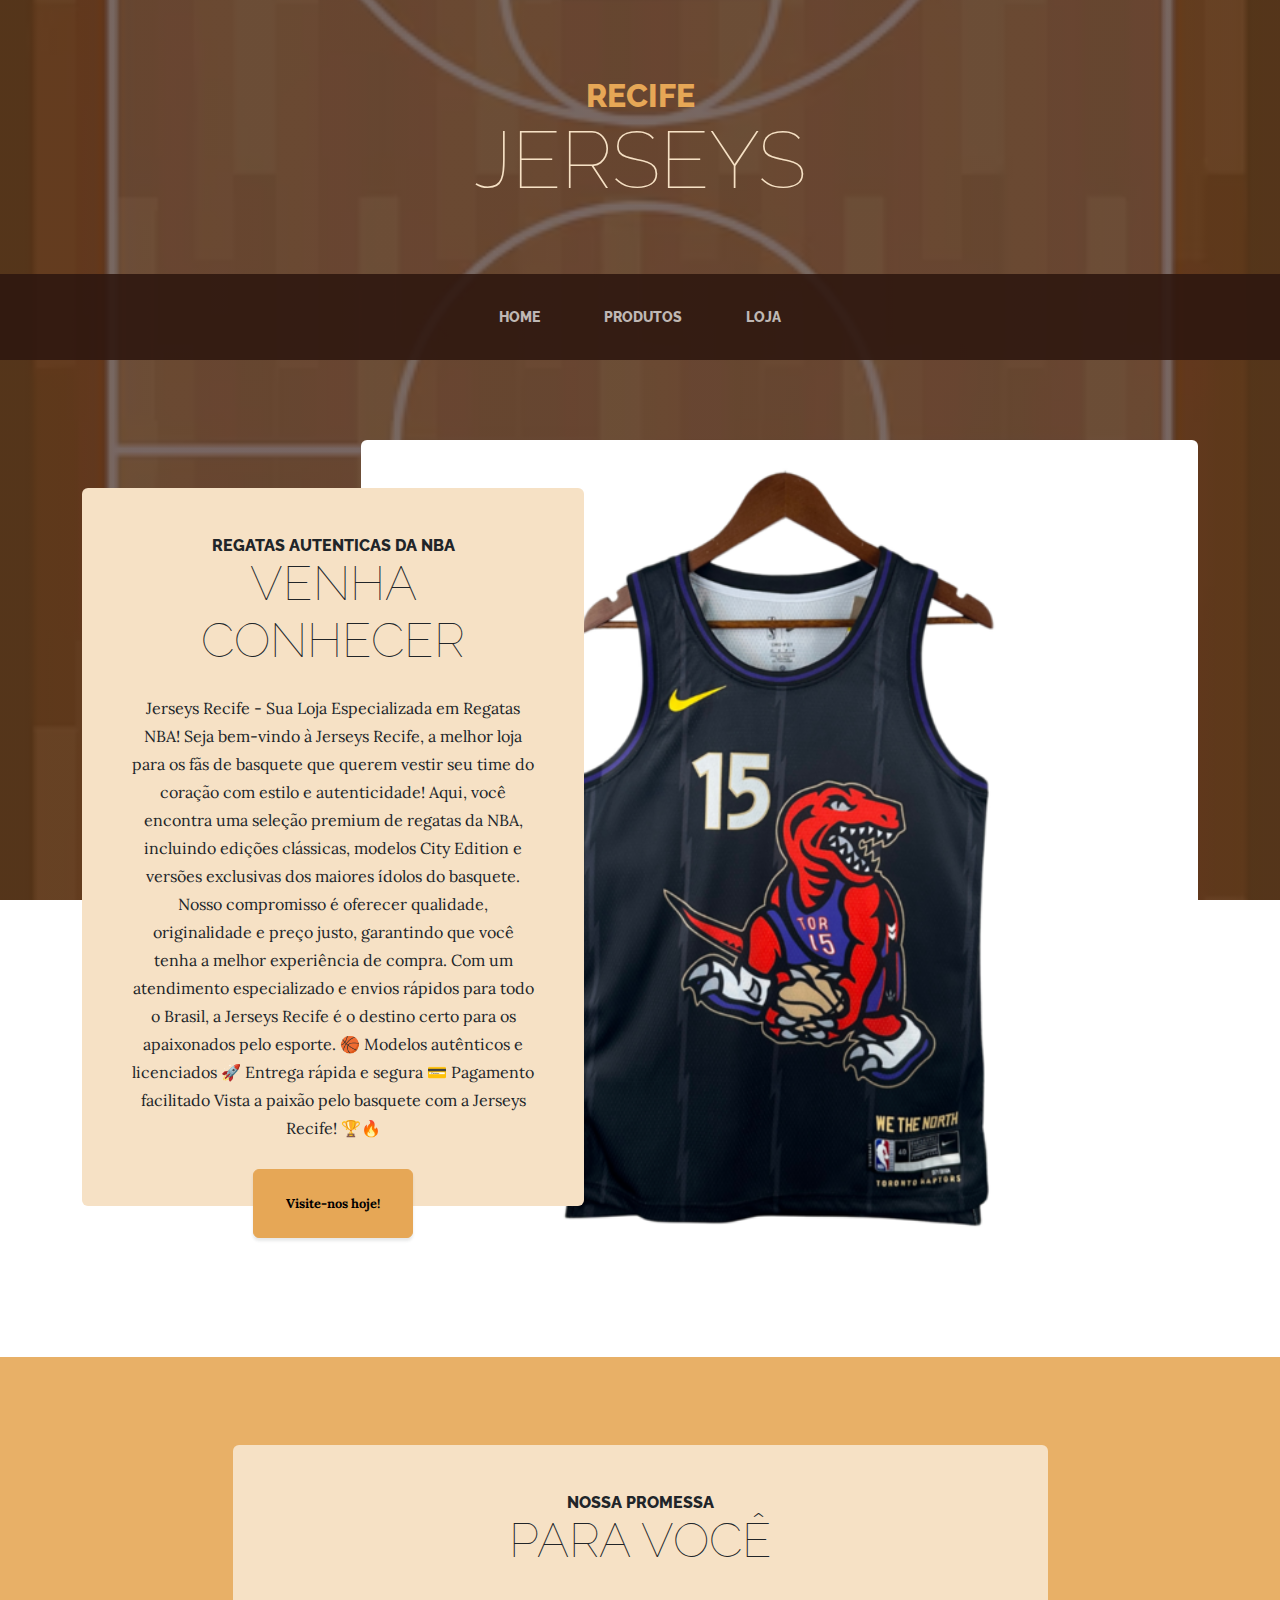
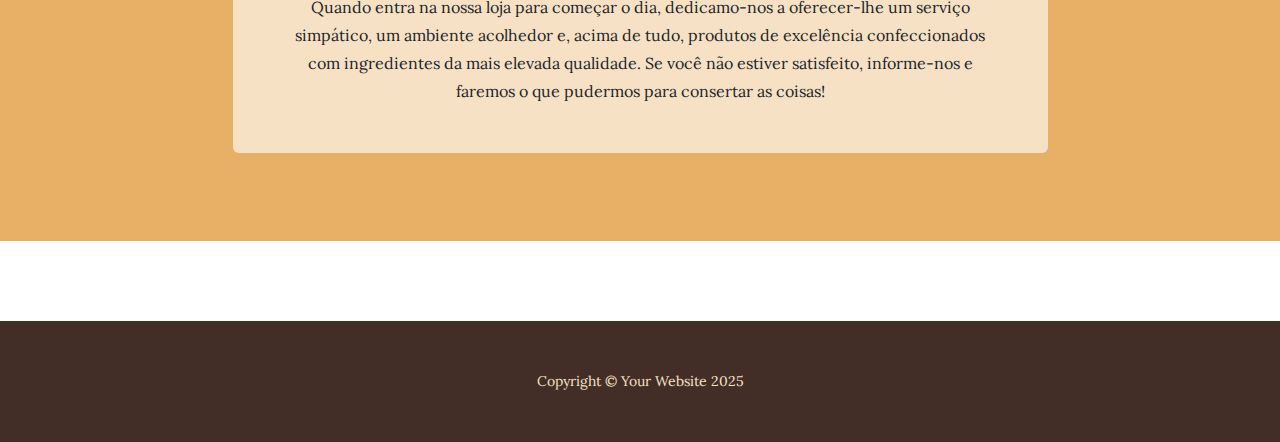
<file: index.html>
<!DOCTYPE html>
<html lang="en">
    <head>
        <meta charset="utf-8" />
        <meta name="viewport" content="width=device-width, initial-scale=1, shrink-to-fit=no" />
        <meta name="description" content="" />
        <meta name="author" content="" />
        <title>Jerseys Recife</title>
        <link rel="icon" type="image/x-icon" href="assets/favicon.ico" />
        <!-- Google fonts-->
        <link href="https://fonts.googleapis.com/css?family=Raleway:100,100i,200,200i,300,300i,400,400i,500,500i,600,600i,700,700i,800,800i,900,900i" rel="stylesheet" />
        <link href="https://fonts.googleapis.com/css?family=Lora:400,400i,700,700i" rel="stylesheet" />
        <!-- Core theme CSS (includes Bootstrap)-->
        <link href="css/styles.css" rel="stylesheet" />
  
        <script>
      if ("serviceWorker" in navigator) {
        navigator.serviceWorker
          .register("pwabuilder-sw.js")
          .then(() => console.log("Service Worker registrado com sucesso!"))
          .catch((error) =>
            console.log("Erro ao registrar Service Worker:", error)
          );
      }
        </script>
        
        <link rel="manifest" href="manifest.json" />
        
    </head>
    <body>
        <header>
            <h1 class="site-heading text-center text-faded d-none d-lg-block">
                <span class="site-heading-upper text-primary mb-3">Recife</span>
                <span class="site-heading-lower">Jerseys</span>
            </h1>
        </header>
        <!-- Navigation-->
        <nav class="navbar navbar-expand-lg navbar-dark py-lg-4" id="mainNav">
            <div class="container">
                <a class="navbar-brand text-uppercase fw-bold d-lg-none" href="index.html">Jerseys Recife</a>
                <button class="navbar-toggler" type="button" data-bs-toggle="collapse" data-bs-target="#navbarSupportedContent" aria-controls="navbarSupportedContent" aria-expanded="false" aria-label="Toggle navigation"><span class="navbar-toggler-icon"></span></button>
                <div class="collapse navbar-collapse" id="navbarSupportedContent">
                    <ul class="navbar-nav mx-auto">
                        <li class="nav-item px-lg-4"><a class="nav-link text-uppercase" href="index.html">Home</a></li>
                        <li class="nav-item px-lg-4"><a class="nav-link text-uppercase" href="Produtos.html">Produtos</a></li>
                        <li class="nav-item px-lg-4"><a class="nav-link text-uppercase" href="Loja.html">Loja</a></li>
                    </ul>
                </div>
            </div>
        </nav>
        <section class="page-section clearfix">
            <div class="container">
                <div class="intro">
                    <img class="intro-img img-fluid mb-3 mb-lg-0 rounded" src="assets/img/Home.png" alt="..." />
                    <div class="intro-text left-0 text-center bg-faded p-5 rounded">
                        <h2 class="section-heading mb-4">
                            <span class="section-heading-upper">Regatas autenticas da NBA</span>
                            <span class="section-heading-lower">Venha conhecer</span>
                        </h2>
                        <p class="mb-3">Jerseys Recife - Sua Loja Especializada em Regatas NBA!

                            Seja bem-vindo à Jerseys Recife, a melhor loja para os fãs de basquete que querem vestir seu time do coração com estilo e autenticidade! Aqui, você encontra uma seleção premium de regatas da NBA, incluindo edições clássicas, modelos City Edition e versões exclusivas dos maiores ídolos do basquete.
                            
                            Nosso compromisso é oferecer qualidade, originalidade e preço justo, garantindo que você tenha a melhor experiência de compra. Com um atendimento especializado e envios rápidos para todo o Brasil, a Jerseys Recife é o destino certo para os apaixonados pelo esporte.
                            
                            🏀 Modelos autênticos e licenciados
                            🚀 Entrega rápida e segura
                            💳 Pagamento facilitado
                            
                            Vista a paixão pelo basquete com a Jerseys Recife! 🏆🔥</p>
                        <div class="intro-button mx-auto"><a class="btn btn-primary btn-xl" href="#!">Visite-nos hoje!</a></div>
                    </div>
                </div>
            </div>
        </section>
        <section class="page-section cta">
            <div class="container">
                <div class="row">
                    <div class="col-xl-9 mx-auto">
                        <div class="cta-inner bg-faded text-center rounded">
                            <h2 class="section-heading mb-4">
                                <span class="section-heading-upper">Nossa promessa</span>
                                <span class="section-heading-lower">Para você</span>
                            </h2>
                            <p class="mb-0">Quando entra na nossa loja para começar o dia, dedicamo-nos a oferecer-lhe um serviço simpático, um ambiente acolhedor e, acima de tudo, produtos de excelência confeccionados com ingredientes da mais elevada qualidade. Se você não estiver satisfeito, informe-nos e faremos o que pudermos para consertar as coisas!</p>
                        </div>
                    </div>
                </div>
            </div>
        </section>
        <footer class="footer text-faded text-center py-5">
            <div class="container"><p class="m-0 small">Copyright &copy; Your Website 2025</p></div>
        </footer>
        <!-- Bootstrap core JS-->
        <script src="https://cdn.jsdelivr.net/npm/bootstrap@5.2.3/dist/js/bootstrap.bundle.min.js"></script>
        <!-- Core theme JS-->
        <script src="js/scripts.js"></script>
    </body>
</html>
</file>
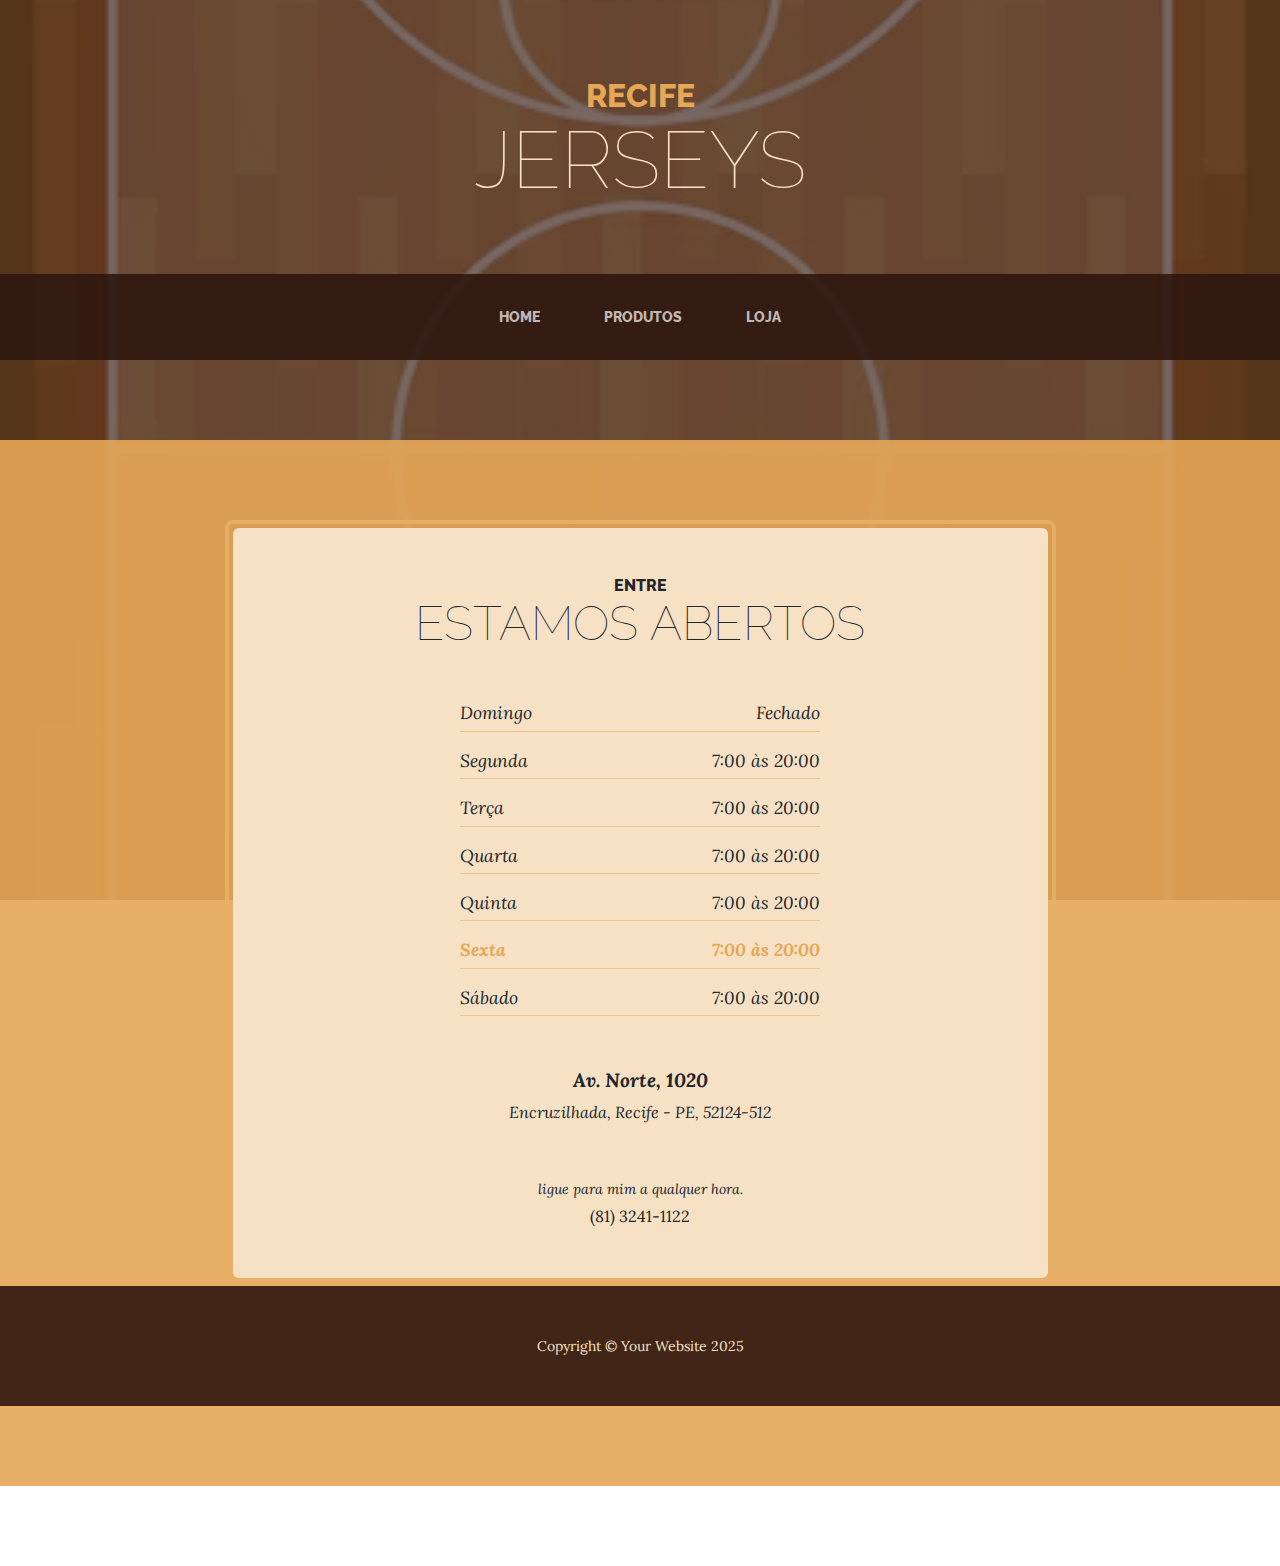
<file: Loja.html>
<!DOCTYPE html>
<html lang="en">
    <head>
        <meta charset="utf-8" />
        <meta name="viewport" content="width=device-width, initial-scale=1, shrink-to-fit=no" />
        <meta name="description" content="" />
        <meta name="author" content="" />
        <title>Jerseys Recife</title>
        <link rel="icon" type="image/x-icon" href="assets/favicon.ico" />
        <!-- Google fonts-->
        <link href="https://fonts.googleapis.com/css?family=Raleway:100,100i,200,200i,300,300i,400,400i,500,500i,600,600i,700,700i,800,800i,900,900i" rel="stylesheet" />
        <link href="https://fonts.googleapis.com/css?family=Lora:400,400i,700,700i" rel="stylesheet" />
        <!-- Core theme CSS (includes Bootstrap)-->
        <link href="css/styles.css" rel="stylesheet" />
    </head>
    <body>
        <header>
            <h1 class="site-heading text-center text-faded d-none d-lg-block">
                <span class="site-heading-upper text-primary mb-3">Recife</span>
                <span class="site-heading-lower">Jerseys</span>
            </h1>
        </header>
        <!-- Navigation-->
        <nav class="navbar navbar-expand-lg navbar-dark py-lg-4" id="mainNav">
            <div class="container">
                <a class="navbar-brand text-uppercase fw-bold d-lg-none" href="index.html">Jerseys</a>
                <button class="navbar-toggler" type="button" data-bs-toggle="collapse" data-bs-target="#navbarSupportedContent" aria-controls="navbarSupportedContent" aria-expanded="false" aria-label="Toggle navigation"><span class="navbar-toggler-icon"></span></button>
                <div class="collapse navbar-collapse" id="navbarSupportedContent">
                    <ul class="navbar-nav mx-auto">
                        <li class="nav-item px-lg-4"><a class="nav-link text-uppercase" href="index.html">Home</a></li>
                        <li class="nav-item px-lg-4"><a class="nav-link text-uppercase" href="Produtos.html">Produtos</a></li>
                        <li class="nav-item px-lg-4"><a class="nav-link text-uppercase" href="Loja.html">Loja</a></li>
                    </ul>
                </div>
            </div>
        </nav>
        <section class="page-section cta">
            <div class="container">
                <div class="row">
                    <div class="col-xl-9 mx-auto">
                        <div class="cta-inner bg-faded text-center rounded">
                            <h2 class="section-heading mb-5">
                                <span class="section-heading-upper">Entre</span>
                                <span class="section-heading-lower">Estamos abertos</span>
                            </h2>
                            <ul class="list-unstyled list-hours mb-5 text-left mx-auto">
                                <li class="list-unstyled-item list-hours-item d-flex">
                                    Domingo
                                    <span class="ms-auto">Fechado</span>
                                </li>
                                <li class="list-unstyled-item list-hours-item d-flex">
                                    Segunda
                                    <span class="ms-auto">7:00 às 20:00 </span>
                                </li>
                                <li class="list-unstyled-item list-hours-item d-flex">
                                    Terça
                                    <span class="ms-auto">7:00 às 20:00</span>
                                </li>
                                <li class="list-unstyled-item list-hours-item d-flex">
                                    Quarta
                                    <span class="ms-auto">7:00 às 20:00</span>
                                </li>
                                <li class="list-unstyled-item list-hours-item d-flex">
                                    Quinta
                                    <span class="ms-auto">7:00 às 20:00</span>
                                </li>
                                <li class="list-unstyled-item list-hours-item d-flex">
                                    Sexta
                                    <span class="ms-auto">7:00 às 20:00</span>
                                </li>
                                <li class="list-unstyled-item list-hours-item d-flex">
                                    Sábado
                                    <span class="ms-auto">7:00 às 20:00</span>
                                </li>
                            </ul>
                            <p class="address mb-5">
                                <em>
                                    <strong>Av. Norte, 1020</strong>
                                    <br />
                                    Encruzilhada, Recife - PE, 52124-512
                                </em>
                            </p>
                            <p class="mb-0">
                                <small><em>ligue para mim a qualquer hora. </em></small>
                                <br />
                                (81) 3241-1122
                            </p>
                        </div>
                    </div>
                </div>
            </div>
        <footer class="footer text-faded text-center py-5">
            <div class="container"><p class="m-0 small">Copyright &copy; Your Website 2025</p></div>
        </footer>
        <!-- Bootstrap core JS-->
        <script src="https://cdn.jsdelivr.net/npm/bootstrap@5.2.3/dist/js/bootstrap.bundle.min.js"></script>
        <!-- Core theme JS-->
        <script src="js/scripts.js"></script>
    </body>
</html>
</file>
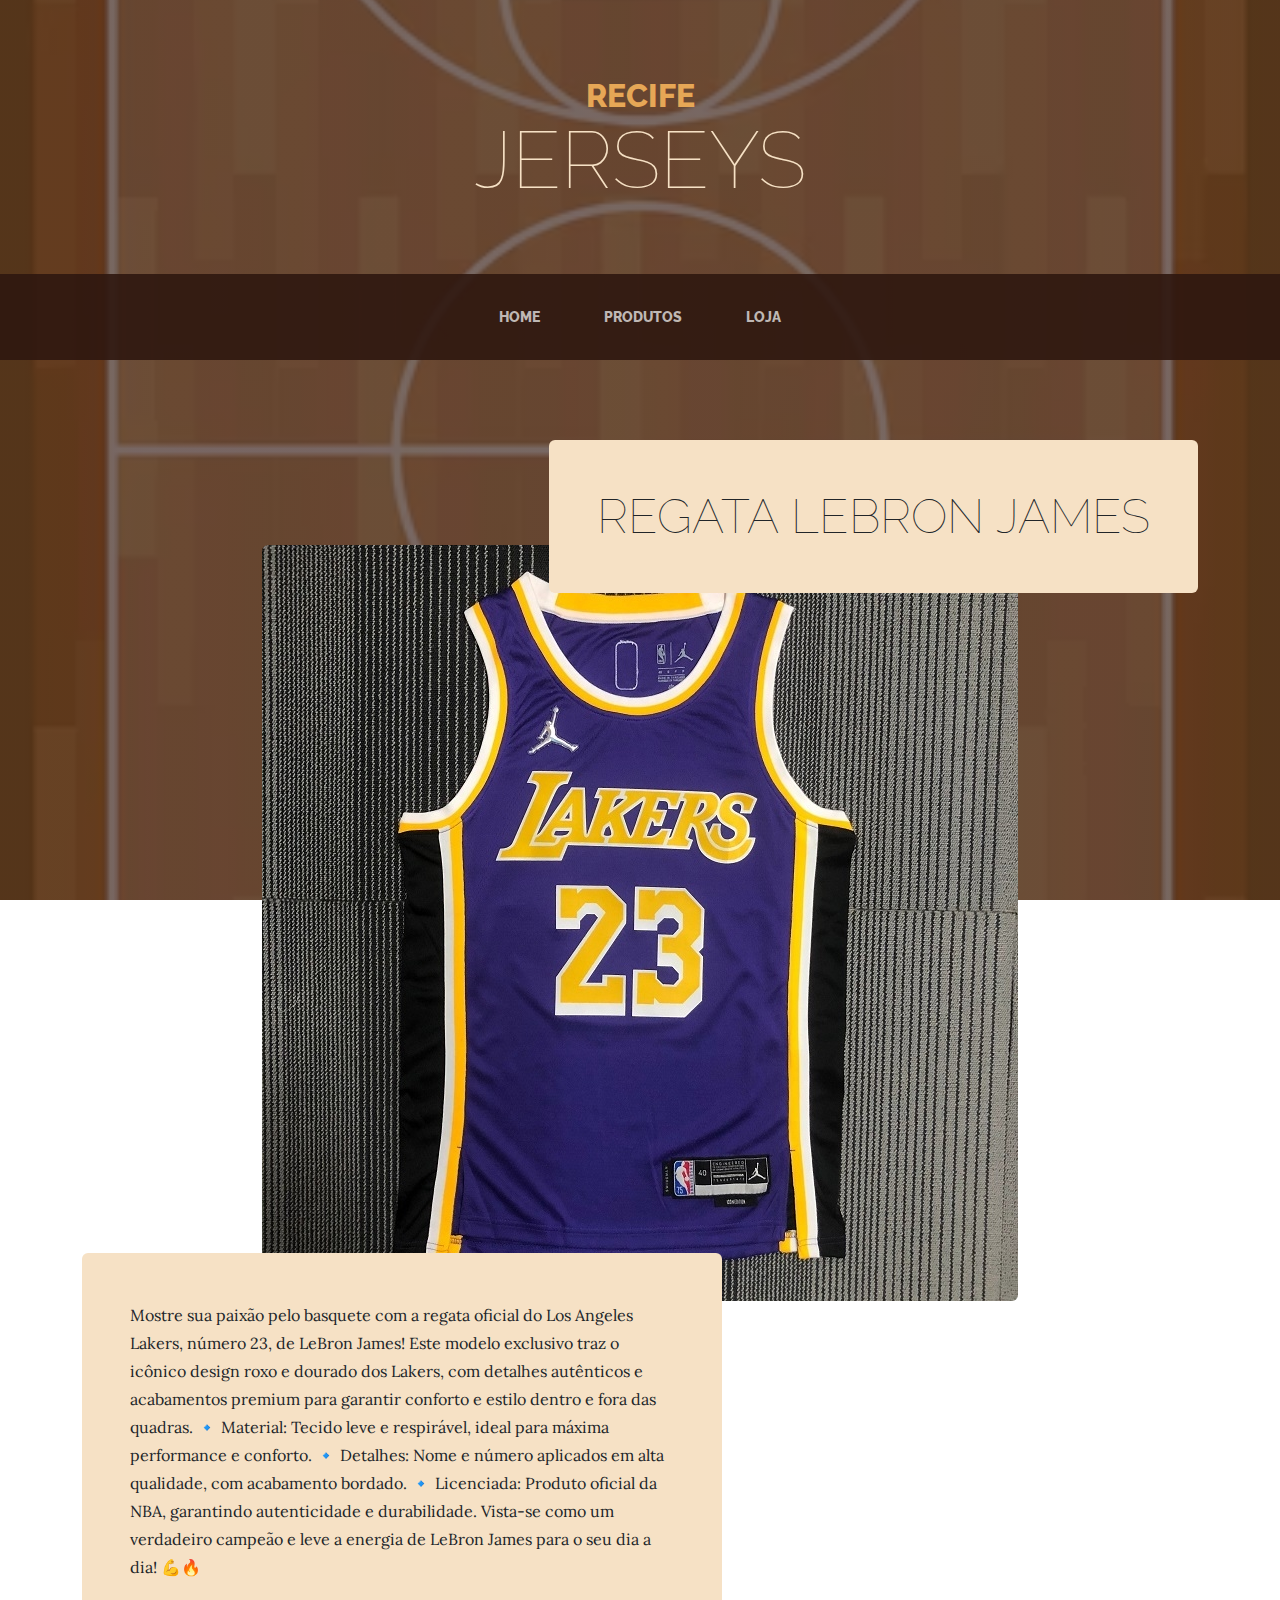
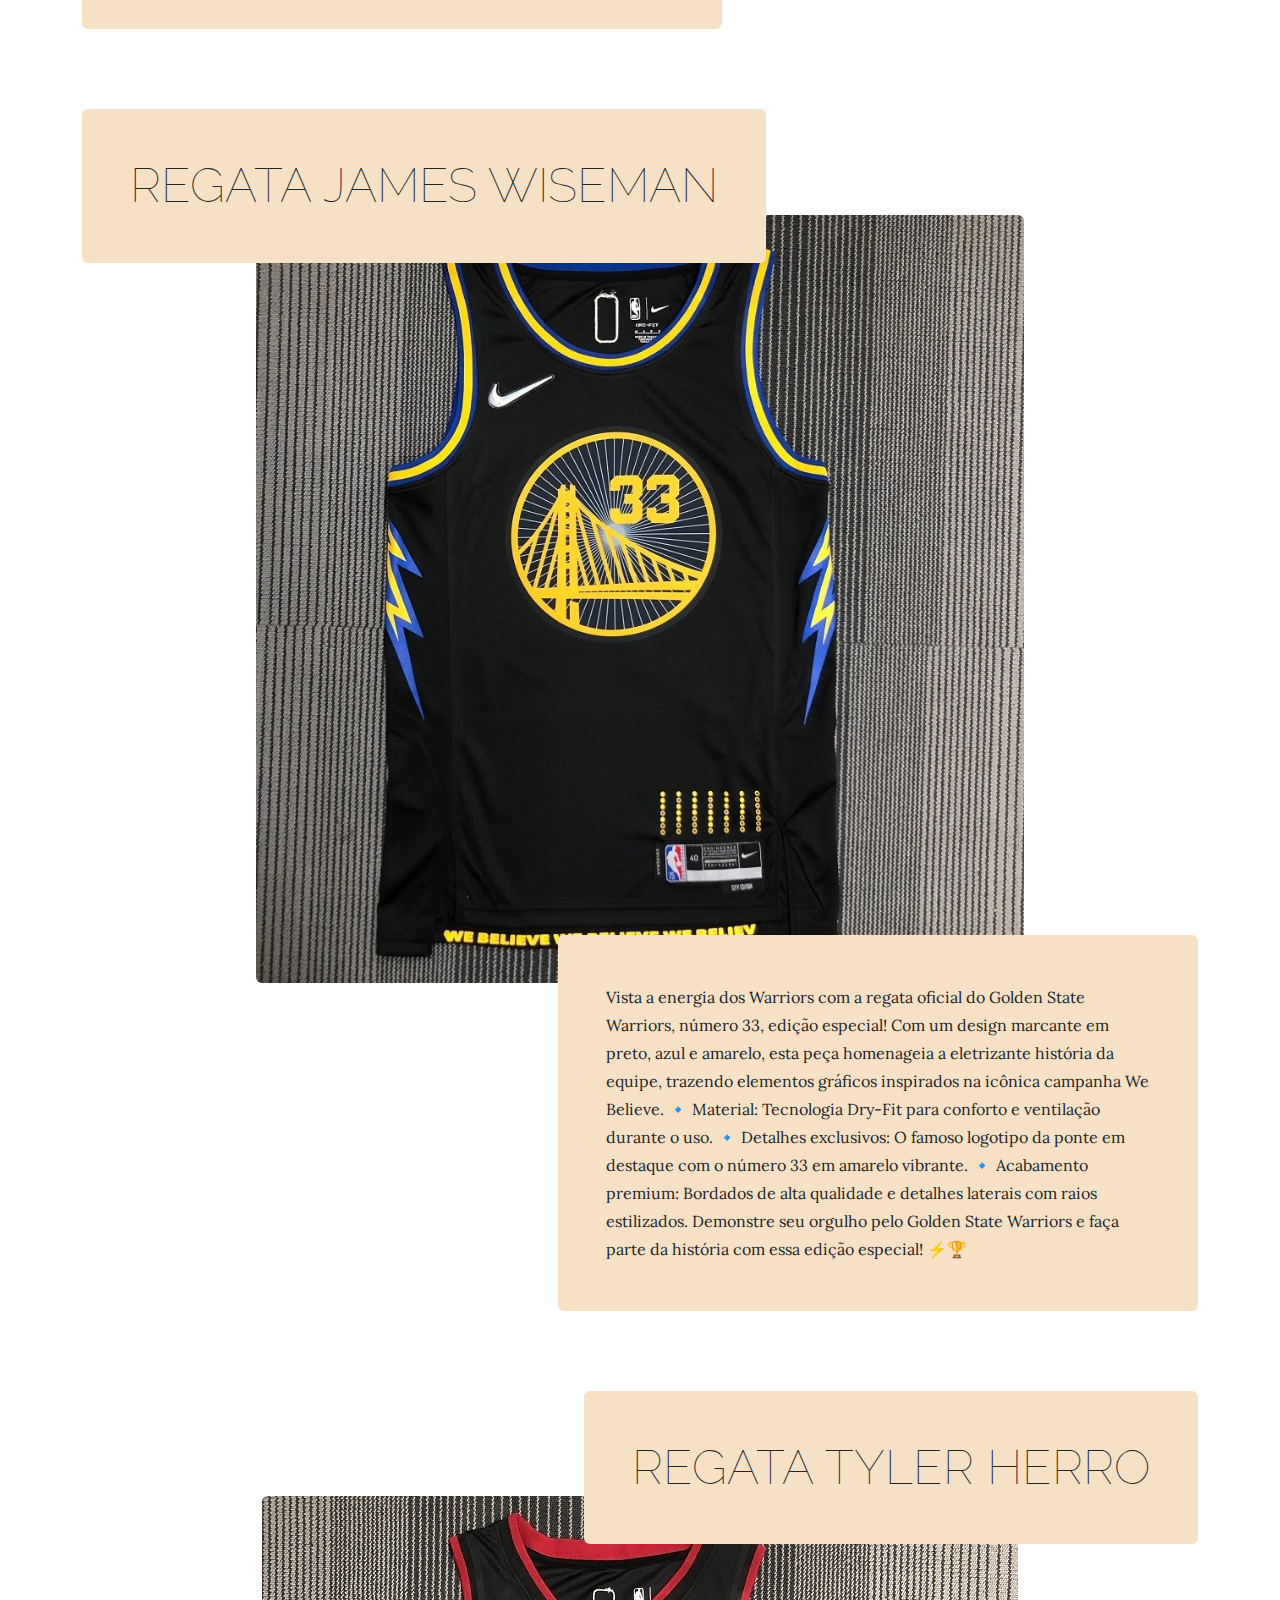
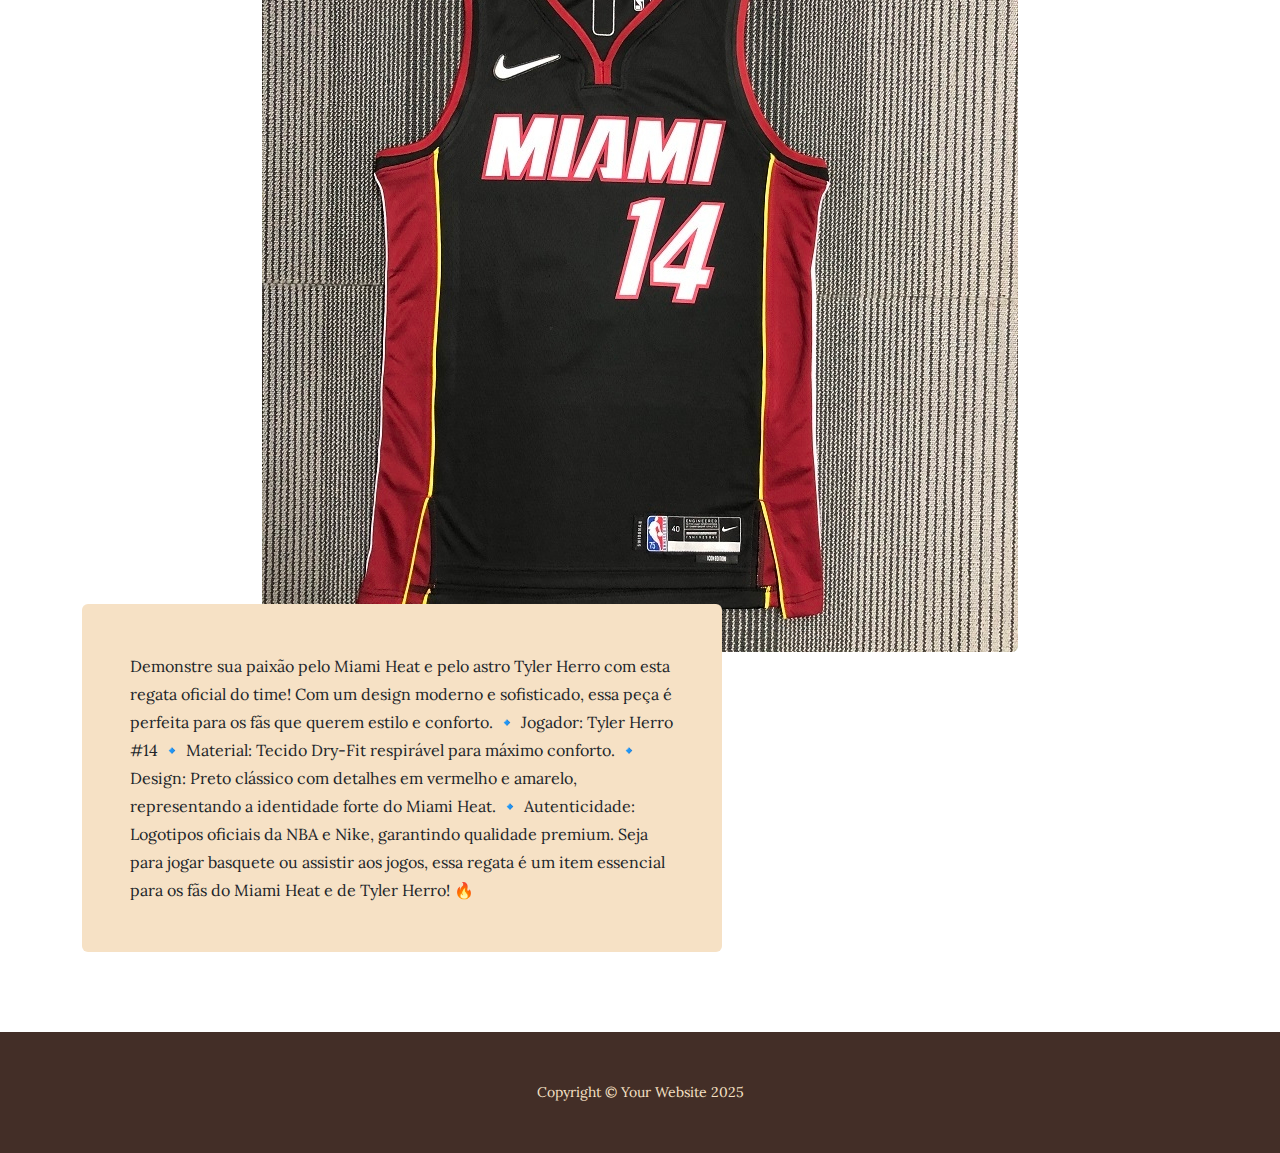
<file: Produtos.html>
<!DOCTYPE html>
<html lang="en">
    <head>
        <meta charset="utf-8" />
        <meta name="viewport" content="width=device-width, initial-scale=1, shrink-to-fit=no" />
        <meta name="description" content="" />
        <meta name="author" content="" />
        <title>Jerseys Recife</title>
        <link rel="icon" type="image/x-icon" href="assets/favicon.ico" />
        <!-- Google fonts-->
        <link href="https://fonts.googleapis.com/css?family=Raleway:100,100i,200,200i,300,300i,400,400i,500,500i,600,600i,700,700i,800,800i,900,900i" rel="stylesheet" />
        <link href="https://fonts.googleapis.com/css?family=Lora:400,400i,700,700i" rel="stylesheet" />
        <!-- Core theme CSS (includes Bootstrap)-->
        <link href="css/styles.css" rel="stylesheet" />
    </head>
    <body>
        <header>
            <h1 class="site-heading text-center text-faded d-none d-lg-block">
                <span class="site-heading-upper text-primary mb-3">Recife</span>
                <span class="site-heading-lower">Jerseys</span>
            </h1>
        </header>
        <!-- Navigation-->
        <nav class="navbar navbar-expand-lg navbar-dark py-lg-4" id="mainNav">
            <div class="container">
                <a class="navbar-brand text-uppercase fw-bold d-lg-none" href="index.html">Jerseys Recife</a>
                <button class="navbar-toggler" type="button" data-bs-toggle="collapse" data-bs-target="#navbarSupportedContent" aria-controls="navbarSupportedContent" aria-expanded="false" aria-label="Toggle navigation"><span class="navbar-toggler-icon"></span></button>
                <div class="collapse navbar-collapse" id="navbarSupportedContent">
                    <ul class="navbar-nav mx-auto">
                        <li class="nav-item px-lg-4"><a class="nav-link text-uppercase" href="index.html">Home</a></li>
                        <li class="nav-item px-lg-4"><a class="nav-link text-uppercase" href="Produtos.html">Produtos</a></li>
                        <li class="nav-item px-lg-4"><a class="nav-link text-uppercase" href="Loja.html">Loja</a></li>
                    </ul>
                </div>
            </div>
        </nav>
        <section class="page-section">
            <div class="container">
                <div class="product-item">
                    <div class="product-item-title d-flex">
                        <div class="bg-faded p-5 d-flex ms-auto rounded">
                            <h2 class="section-heading mb-0">
                                <span class="section-heading-upper"></span>
                                <span class="section-heading-lower">Regata LeBron James</span>
                            </h2>
                        </div>
                    </div>
                    <img class="product-item-img mx-auto d-flex rounded img-fluid mb-3 mb-lg-0" src="assets/img/Produtos 01.jpg" alt="..." />
                    <div class="product-item-description d-flex me-auto">
                        <div class="bg-faded p-5 rounded"><p class="mb-0">

                            Mostre sua paixão pelo basquete com a regata oficial do Los Angeles Lakers, número 23, de LeBron James! Este modelo exclusivo traz o icônico design roxo e dourado dos Lakers, com detalhes autênticos e acabamentos premium para garantir conforto e estilo dentro e fora das quadras.
                            
                            🔹 Material: Tecido leve e respirável, ideal para máxima performance e conforto.
                            🔹 Detalhes: Nome e número aplicados em alta qualidade, com acabamento bordado.
                            🔹 Licenciada: Produto oficial da NBA, garantindo autenticidade e durabilidade.
                            
                            Vista-se como um verdadeiro campeão e leve a energia de LeBron James para o seu dia a dia! 💪🔥</p></div>
                    </div>
                </div>
            </div>
        </section>
        <section class="page-section">
            <div class="container">
                <div class="product-item">
                    <div class="product-item-title d-flex">
                        <div class="bg-faded p-5 d-flex me-auto rounded">
                            <h2 class="section-heading mb-0">
                                <span class="section-heading-upper"></span>
                                <span class="section-heading-lower">Regata James Wiseman</span>
                            </h2>
                        </div>
                    </div>
                    <img class="product-item-img mx-auto d-flex rounded img-fluid mb-3 mb-lg-0" src="assets/img/Produtos 02.jpg" alt="..." />
                    <div class="product-item-description d-flex ms-auto">
                        <div class="bg-faded p-5 rounded"><p class="mb-0">

                            Vista a energia dos Warriors com a regata oficial do Golden State Warriors, número 33, edição especial! Com um design marcante em preto, azul e amarelo, esta peça homenageia a eletrizante história da equipe, trazendo elementos gráficos inspirados na icônica campanha We Believe.
                            
                            🔹 Material: Tecnologia Dry-Fit para conforto e ventilação durante o uso.
                            🔹 Detalhes exclusivos: O famoso logotipo da ponte em destaque com o número 33 em amarelo vibrante.
                            🔹 Acabamento premium: Bordados de alta qualidade e detalhes laterais com raios estilizados.
                            
                            Demonstre seu orgulho pelo Golden State Warriors e faça parte da história com essa edição especial! ⚡🏆</p></div>
                    </div>
                </div>
            </div>
        </section>
        <section class="page-section">
            <div class="container">
                <div class="product-item">
                    <div class="product-item-title d-flex">
                        <div class="bg-faded p-5 d-flex ms-auto rounded">
                            <h2 class="section-heading mb-0">
                                <span class="section-heading-upper"></span>
                                <span class="section-heading-lower">Regata Tyler Herro</span>
                            </h2>
                        </div>
                    </div>
                    <img class="product-item-img mx-auto d-flex rounded img-fluid mb-3 mb-lg-0" src="assets/img/Produtos 03.png.jpg" alt="..." />
                    <div class="product-item-description d-flex me-auto">
                        <div class="bg-faded p-5 rounded"><p class="mb-0">Demonstre sua paixão pelo Miami Heat e pelo astro Tyler Herro com esta regata oficial do time! Com um design moderno e sofisticado, essa peça é perfeita para os fãs que querem estilo e conforto.

                            🔹 Jogador: Tyler Herro #14
                            🔹 Material: Tecido Dry-Fit respirável para máximo conforto.
                            🔹 Design: Preto clássico com detalhes em vermelho e amarelo, representando a identidade forte do Miami Heat.
                            🔹 Autenticidade: Logotipos oficiais da NBA e Nike, garantindo qualidade premium.
                            
                            Seja para jogar basquete ou assistir aos jogos, essa regata é um item essencial para os fãs do Miami Heat e de Tyler Herro! 🔥</p></div>
                    </div>
                </div>
            </div>
        </section>
        <footer class="footer text-faded text-center py-5">
            <div class="container"><p class="m-0 small">Copyright &copy; Your Website 2025</p></div>
        </footer>
        <!-- Bootstrap core JS-->
        <script src="https://cdn.jsdelivr.net/npm/bootstrap@5.2.3/dist/js/bootstrap.bundle.min.js"></script>
        <!-- Core theme JS-->
        <script src="js/scripts.js"></script>
    </body>
</html>
</file>
